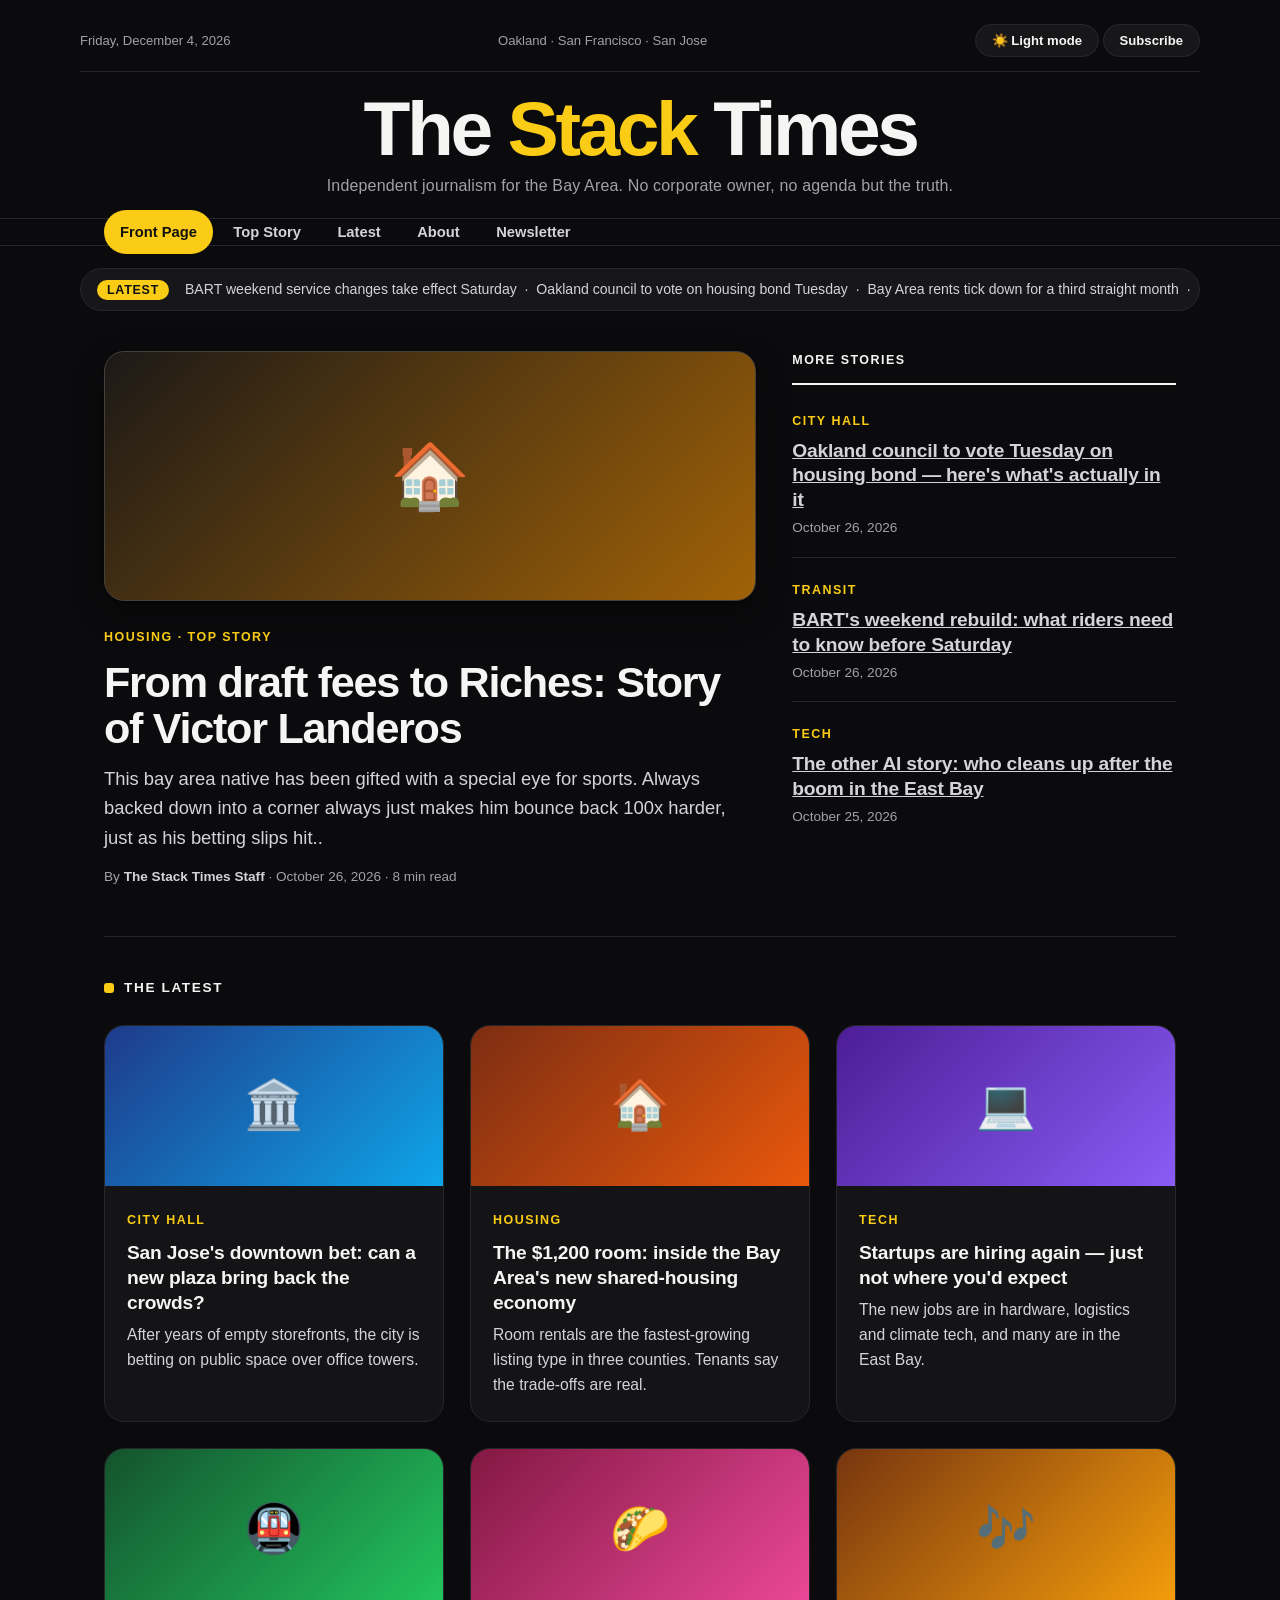
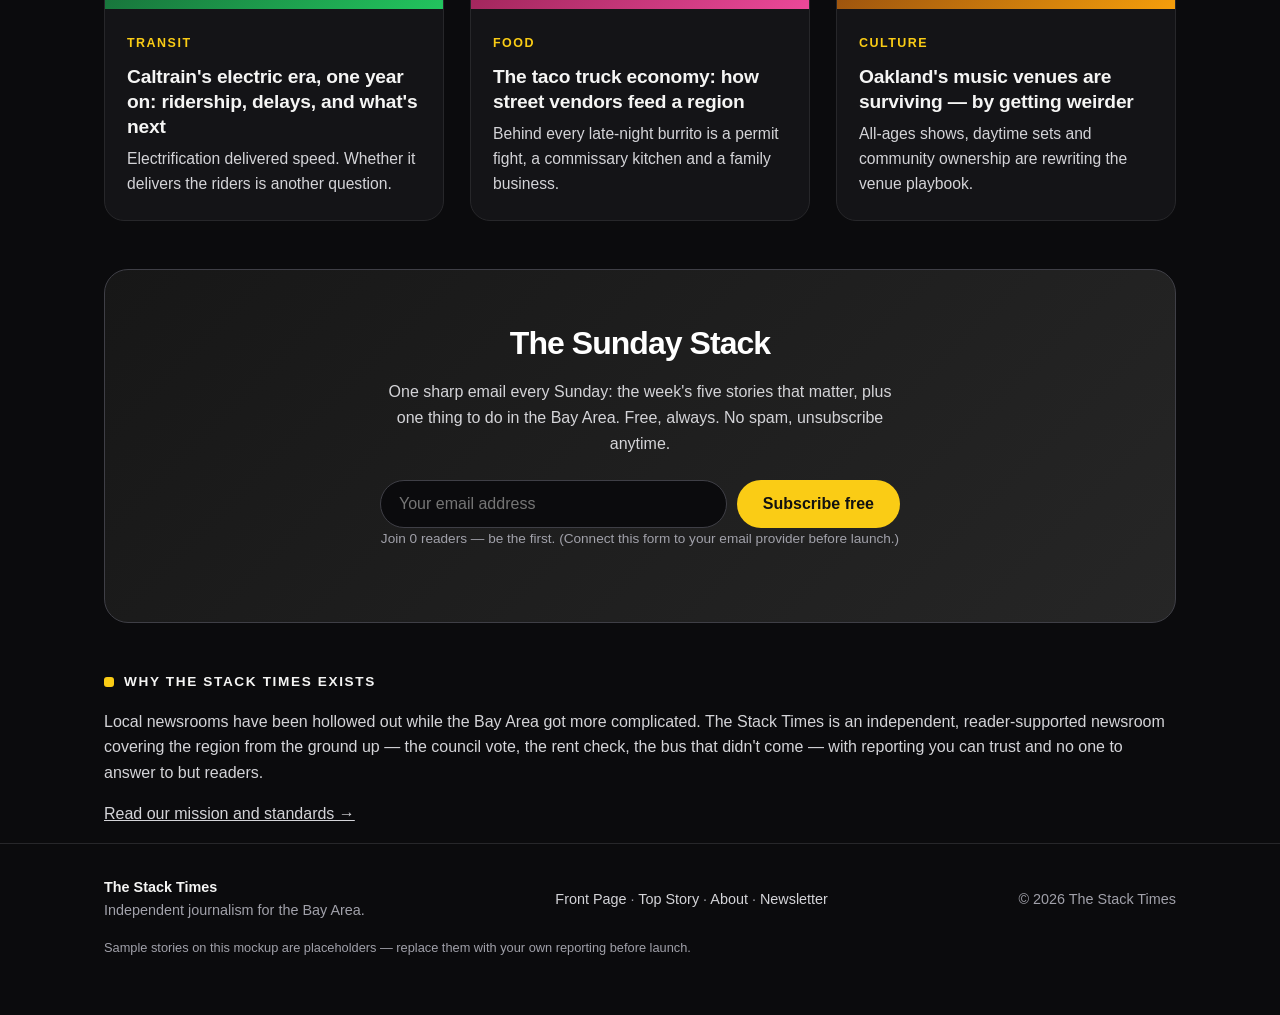
<file: index.html>
<!DOCTYPE html>
<html lang="en">
<head>
<meta charset="UTF-8">
<meta name="viewport" content="width=device-width, initial-scale=1.0">
<title>The Stack Times — Independent Journalism for the Bay Area</title>
<meta name="description" content="The Stack Times is independent journalism for the Bay Area — City Hall, housing, transit, tech and culture, reported from the ground up. No corporate owner, no agenda but the truth.">
<meta name="robots" content="index, follow">
<meta property="og:type" content="website">
<meta property="og:title" content="The Stack Times — Independent Journalism for the Bay Area">
<meta property="og:description" content="City Hall, housing, transit, tech and culture, reported from the ground up.">
<link rel="stylesheet" href="styles.css">
<script type="application/ld+json">
{
  "@context": "https://schema.org",
  "@type": "NewsMediaOrganization",
  "name": "The Stack Times",
  "description": "Independent journalism for the Bay Area.",
  "areaServed": "San Francisco Bay Area"
}
</script>
</head>
<body>
<header class="masthead wrap">
  <div class="masthead-top">
    <span id="today">Monday, October 26, 2026</span>
    <span>Oakland · San Francisco · San Jose</span>
    <span><button id="theme-toggle" type="button">🌙 Dark mode</button> <a class="btn-small" href="#newsletter">Subscribe</a></span>
  </div>
  <h1><a href="index.html">The <span class="red">Stack</span> Times</a></h1>
  <p class="tagline">Independent journalism for the Bay Area. No corporate owner, no agenda but the truth.</p>
</header>

<nav class="main-nav">
  <div class="wrap">
    <button class="nav-toggle" aria-label="Toggle navigation">☰ Sections</button>
    <div class="nav-links" id="nav-links">
      <a href="index.html" aria-current="page">Front Page</a>
      <a href="story.html">Top Story</a>
      <a href="index.html#latest">Latest</a>
      <a href="about.html">About</a>
      <a href="#newsletter">Newsletter</a>
    </div>
  </div>
</nav>

<div class="ticker wrap" aria-label="Latest headlines">
  <span class="ticker-label">LATEST</span>
  <span class="ticker-track">BART weekend service changes take effect Saturday &nbsp;·&nbsp; Oakland council to vote on housing bond Tuesday &nbsp;·&nbsp; Bay Area rents tick down for a third straight month &nbsp;·&nbsp; Warriors open homestand Friday at Chase Center &nbsp;·&nbsp; BART weekend service changes take effect Saturday &nbsp;·&nbsp; Oakland council to vote on housing bond Tuesday &nbsp;·&nbsp; Bay Area rents tick down for a third straight month &nbsp;·&nbsp; Warriors open homestand Friday at Chase Center</span>
</div>

<main class="wrap">
  <section class="hero">
    <article class="hero-featured">
      <div class="hero-art">🏠</div>
      <span class="kicker">Housing · Top Story</span>
      <h2><a href="story.html">From draft fees to Riches: Story of Victor Landeros</a></h2>
      <p class="dek">This bay area native has been gifted with a special eye for sports. Always backed down into a corner always just makes him bounce back 100x harder, just as his betting slips hit..</p>
      <p class="byline">By <b>The Stack Times Staff</b> · October 26, 2026 · 8 min read</p>
    </article>
    <aside class="hero-side">
      <article>
        <span class="kicker">City Hall</span>
        <h3><a href="story.html">Oakland council to vote Tuesday on housing bond — here's what's actually in it</a></h3>
        <p class="byline">October 26, 2026</p>
      </article>
      <article>
        <span class="kicker">Transit</span>
        <h3><a href="story.html">BART's weekend rebuild: what riders need to know before Saturday</a></h3>
        <p class="byline">October 26, 2026</p>
      </article>
      <article>
        <span class="kicker">Tech</span>
        <h3><a href="story.html">The other AI story: who cleans up after the boom in the East Bay</a></h3>
        <p class="byline">October 25, 2026</p>
      </article>
    </aside>
  </section>

  <hr class="rule">

  <section id="latest">
    <h2 class="section-title">The Latest</h2>
    <div class="grid">
      <article class="story-card">
        <div class="card-art art-city">🏛️</div>
        <div class="card-body">
          <span class="kicker">City Hall</span>
          <h3><a href="story.html">San Jose's downtown bet: can a new plaza bring back the crowds?</a></h3>
          <p>After years of empty storefronts, the city is betting on public space over office towers.</p>
        </div>
      </article>
      <article class="story-card">
        <div class="card-art art-house">🏠</div>
        <div class="card-body">
          <span class="kicker">Housing</span>
          <h3><a href="story.html">The $1,200 room: inside the Bay Area's new shared-housing economy</a></h3>
          <p>Room rentals are the fastest-growing listing type in three counties. Tenants say the trade-offs are real.</p>
        </div>
      </article>
      <article class="story-card">
        <div class="card-art art-tech">💻</div>
        <div class="card-body">
          <span class="kicker">Tech</span>
          <h3><a href="story.html">Startups are hiring again — just not where you'd expect</a></h3>
          <p>The new jobs are in hardware, logistics and climate tech, and many are in the East Bay.</p>
        </div>
      </article>
      <article class="story-card">
        <div class="card-art art-transit">🚇</div>
        <div class="card-body">
          <span class="kicker">Transit</span>
          <h3><a href="story.html">Caltrain's electric era, one year on: ridership, delays, and what's next</a></h3>
          <p>Electrification delivered speed. Whether it delivers the riders is another question.</p>
        </div>
      </article>
      <article class="story-card">
        <div class="card-art art-food">🌮</div>
        <div class="card-body">
          <span class="kicker">Food</span>
          <h3><a href="story.html">The taco truck economy: how street vendors feed a region</a></h3>
          <p>Behind every late-night burrito is a permit fight, a commissary kitchen and a family business.</p>
        </div>
      </article>
      <article class="story-card">
        <div class="card-art art-culture">🎶</div>
        <div class="card-body">
          <span class="kicker">Culture</span>
          <h3><a href="story.html">Oakland's music venues are surviving — by getting weirder</a></h3>
          <p>All-ages shows, daytime sets and community ownership are rewriting the venue playbook.</p>
        </div>
      </article>
    </div>
  </section>

  <section class="newsletter" id="newsletter">
    <h2>The Sunday Stack</h2>
    <p>One sharp email every Sunday: the week's five stories that matter, plus one thing to do in the Bay Area. Free, always. No spam, unsubscribe anytime.</p>
    <form class="newsletter-form">
      <input type="email" name="email" placeholder="Your email address" required aria-label="Email address">
      <button type="submit">Subscribe free</button>
    </form>
    <p class="small form-msg">Join 0 readers — be the first. (Connect this form to your email provider before launch.)</p>
  </section>

  <section>
    <h2 class="section-title">Why The Stack Times exists</h2>
    <p>Local newsrooms have been hollowed out while the Bay Area got more complicated. The Stack Times is an independent, reader-supported newsroom covering the region from the ground up — the council vote, the rent check, the bus that didn't come — with reporting you can trust and no one to answer to but readers.</p>
    <p><a href="about.html">Read our mission and standards →</a></p>
  </section>
</main>

<footer>
  <div class="wrap footer-grid">
    <div>
      <strong style="color: var(--ink);">The Stack Times</strong><br>
      Independent journalism for the Bay Area.
    </div>
    <div>
      <a href="index.html">Front Page</a> · <a href="story.html">Top Story</a> · <a href="about.html">About</a> · <a href="#newsletter">Newsletter</a>
    </div>
    <div>© 2026 The Stack Times</div>
  </div>
  <div class="wrap" style="margin-top: 16px;">
    <p class="sans" style="font-size: 0.8rem;">Sample stories on this mockup are placeholders — replace them with your own reporting before launch.</p>
  </div>
</footer>
<script src="script.js" defer></script>
</body>
</html>
</file>
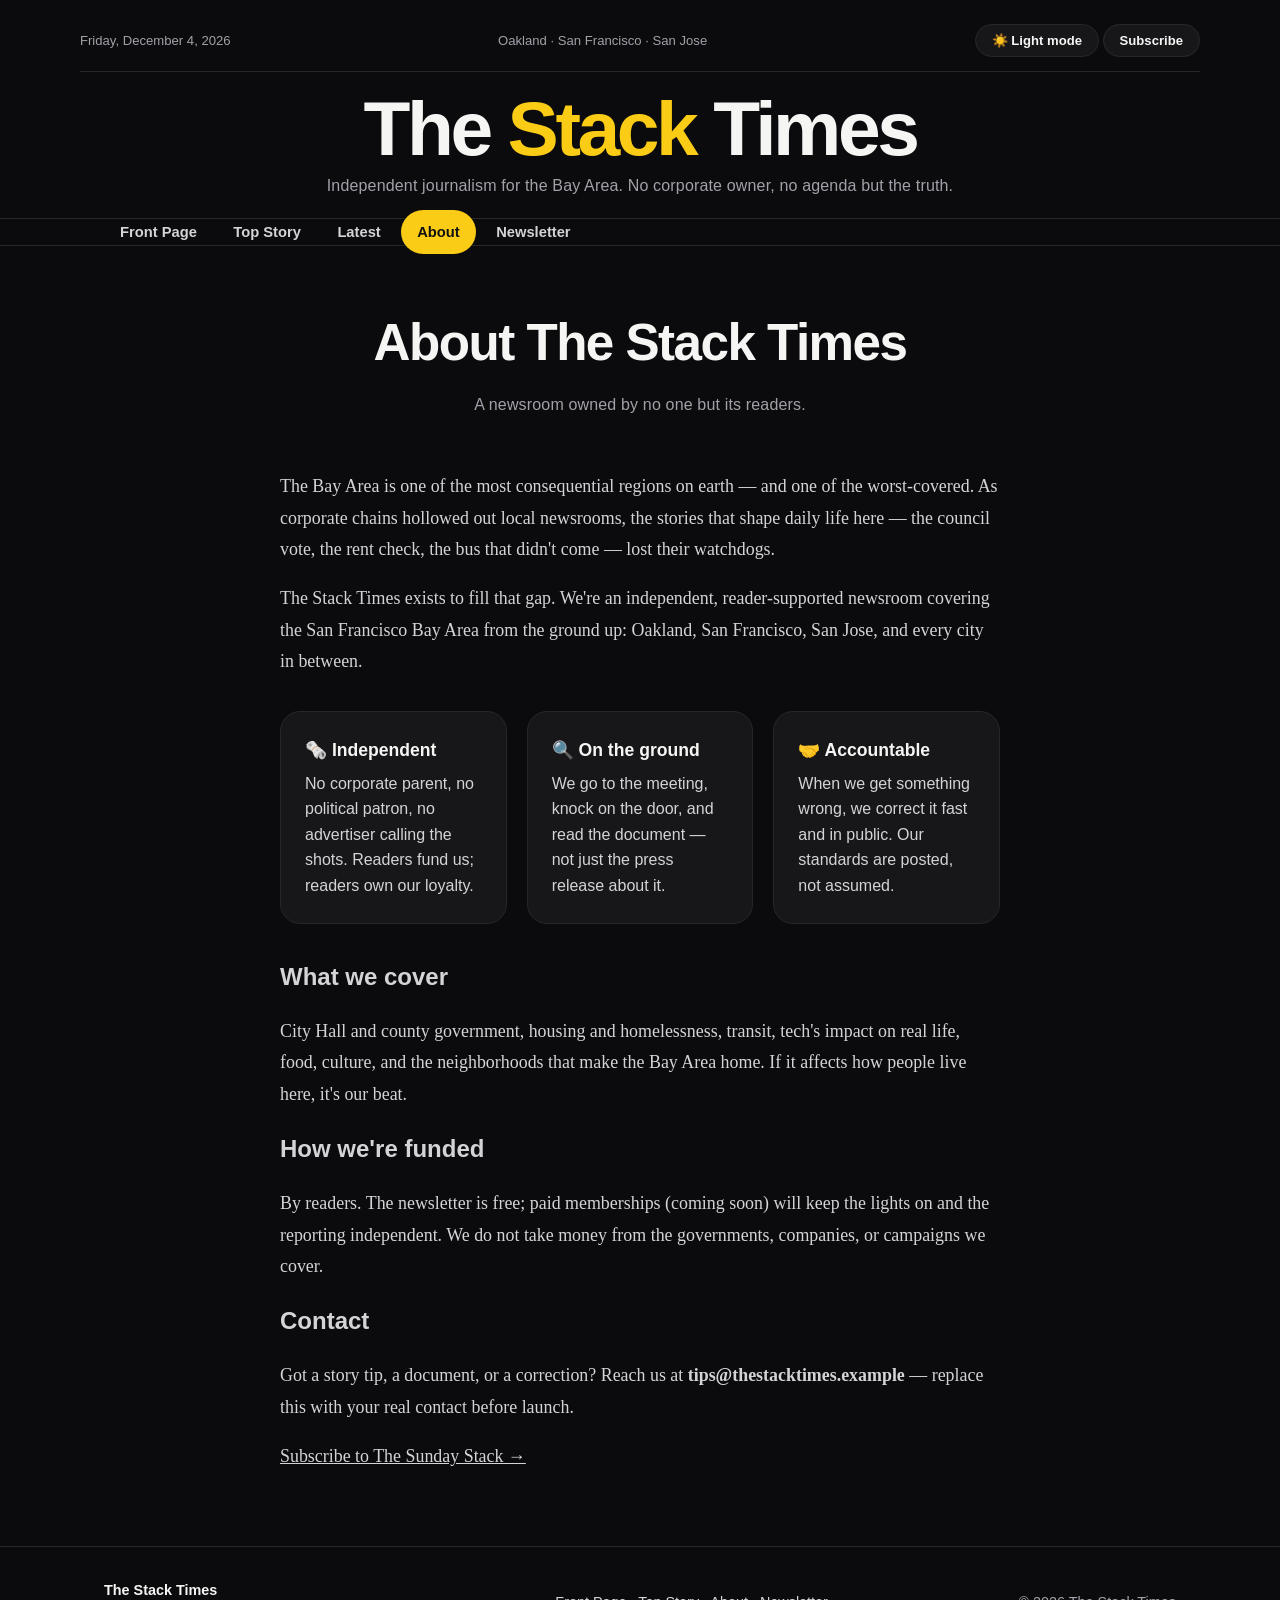
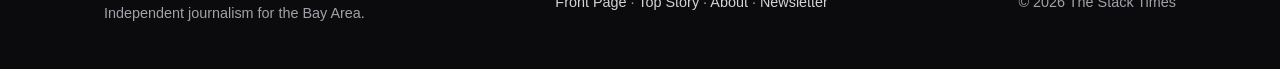
<file: about.html>
<!DOCTYPE html>
<html lang="en">
<head>
<meta charset="UTF-8">
<meta name="viewport" content="width=device-width, initial-scale=1.0">
<title>About — The Stack Times</title>
<meta name="description" content="The Stack Times is an independent, reader-supported newsroom covering the San Francisco Bay Area — its government, housing, transit, tech and culture.">
<meta name="robots" content="index, follow">
<link rel="stylesheet" href="styles.css">
</head>
<body>
<header class="masthead wrap">
  <div class="masthead-top">
    <span id="today">Monday, October 26, 2026</span>
    <span>Oakland · San Francisco · San Jose</span>
    <span><button id="theme-toggle" type="button">🌙 Dark mode</button> <a class="btn-small" href="index.html#newsletter">Subscribe</a></span>
  </div>
  <h1><a href="index.html">The <span class="red">Stack</span> Times</a></h1>
  <p class="tagline">Independent journalism for the Bay Area. No corporate owner, no agenda but the truth.</p>
</header>

<nav class="main-nav">
  <div class="wrap">
    <button class="nav-toggle" aria-label="Toggle navigation">☰ Sections</button>
    <div class="nav-links" id="nav-links">
      <a href="index.html">Front Page</a>
      <a href="story.html">Top Story</a>
      <a href="index.html#latest">Latest</a>
      <a href="about.html" aria-current="page">About</a>
      <a href="index.html#newsletter">Newsletter</a>
    </div>
  </div>
</nav>

<main class="wrap">
  <section class="about-hero">
    <h1>About The Stack Times</h1>
    <p class="tagline">A newsroom owned by no one but its readers.</p>
  </section>

  <div class="about-body">
    <p>The Bay Area is one of the most consequential regions on earth — and one of the worst-covered. As corporate chains hollowed out local newsrooms, the stories that shape daily life here — the council vote, the rent check, the bus that didn't come — lost their watchdogs.</p>
    <p>The Stack Times exists to fill that gap. We're an independent, reader-supported newsroom covering the San Francisco Bay Area from the ground up: Oakland, San Francisco, San Jose, and every city in between.</p>

    <div class="values">
      <div class="value">
        <h3>🗞️ Independent</h3>
        <p>No corporate parent, no political patron, no advertiser calling the shots. Readers fund us; readers own our loyalty.</p>
      </div>
      <div class="value">
        <h3>🔍 On the ground</h3>
        <p>We go to the meeting, knock on the door, and read the document — not just the press release about it.</p>
      </div>
      <div class="value">
        <h3>🤝 Accountable</h3>
        <p>When we get something wrong, we correct it fast and in public. Our standards are posted, not assumed.</p>
      </div>
    </div>

    <h2>What we cover</h2>
    <p>City Hall and county government, housing and homelessness, transit, tech's impact on real life, food, culture, and the neighborhoods that make the Bay Area home. If it affects how people live here, it's our beat.</p>

    <h2>How we're funded</h2>
    <p>By readers. The newsletter is free; paid memberships (coming soon) will keep the lights on and the reporting independent. We do not take money from the governments, companies, or campaigns we cover.</p>

    <h2>Contact</h2>
    <p>Got a story tip, a document, or a correction? Reach us at <strong>tips@thestacktimes.example</strong> — replace this with your real contact before launch.</p>

    <p><a href="index.html#newsletter">Subscribe to The Sunday Stack →</a></p>
  </div>
</main>

<footer>
  <div class="wrap footer-grid">
    <div>
      <strong style="color: var(--ink);">The Stack Times</strong><br>
      Independent journalism for the Bay Area.
    </div>
    <div>
      <a href="index.html">Front Page</a> · <a href="story.html">Top Story</a> · <a href="about.html">About</a> · <a href="index.html#newsletter">Newsletter</a>
    </div>
    <div>© 2026 The Stack Times</div>
  </div>
</footer>
<script src="script.js" defer></script>
</body>
</html>
</file>
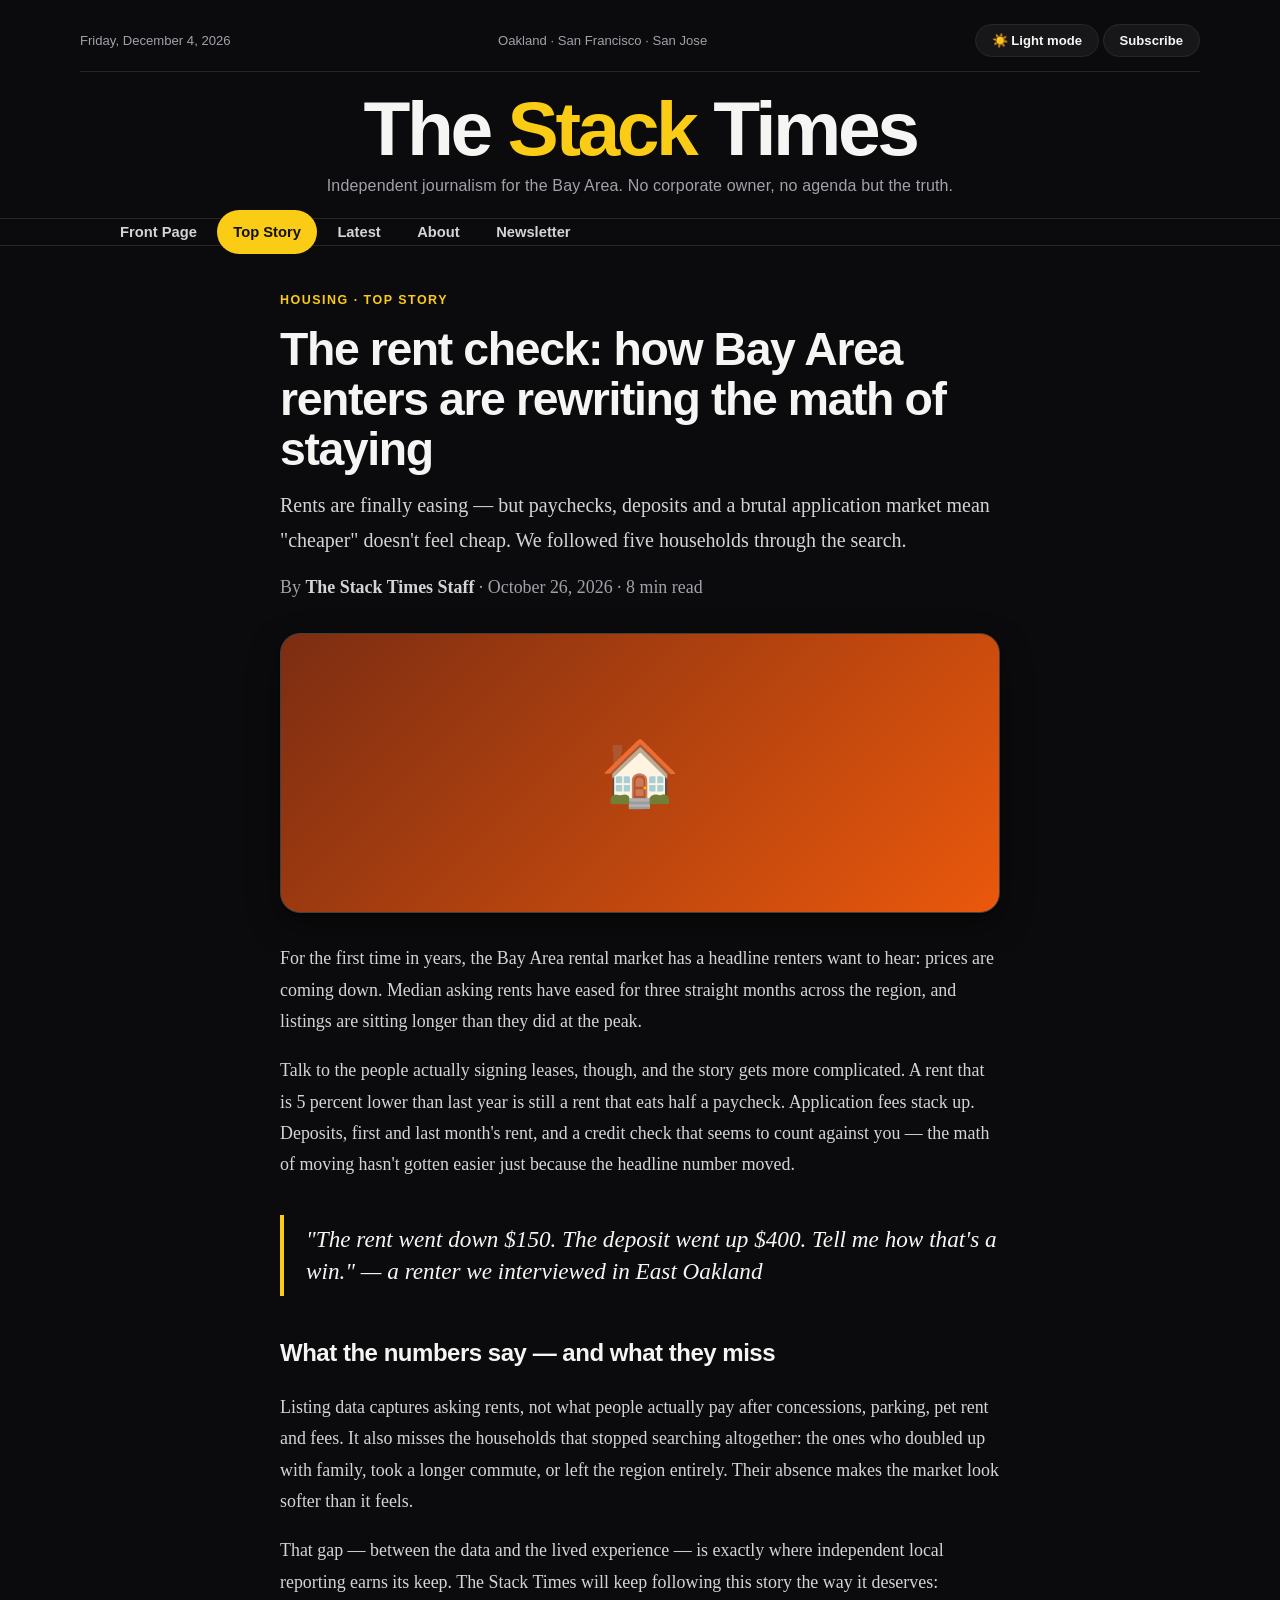
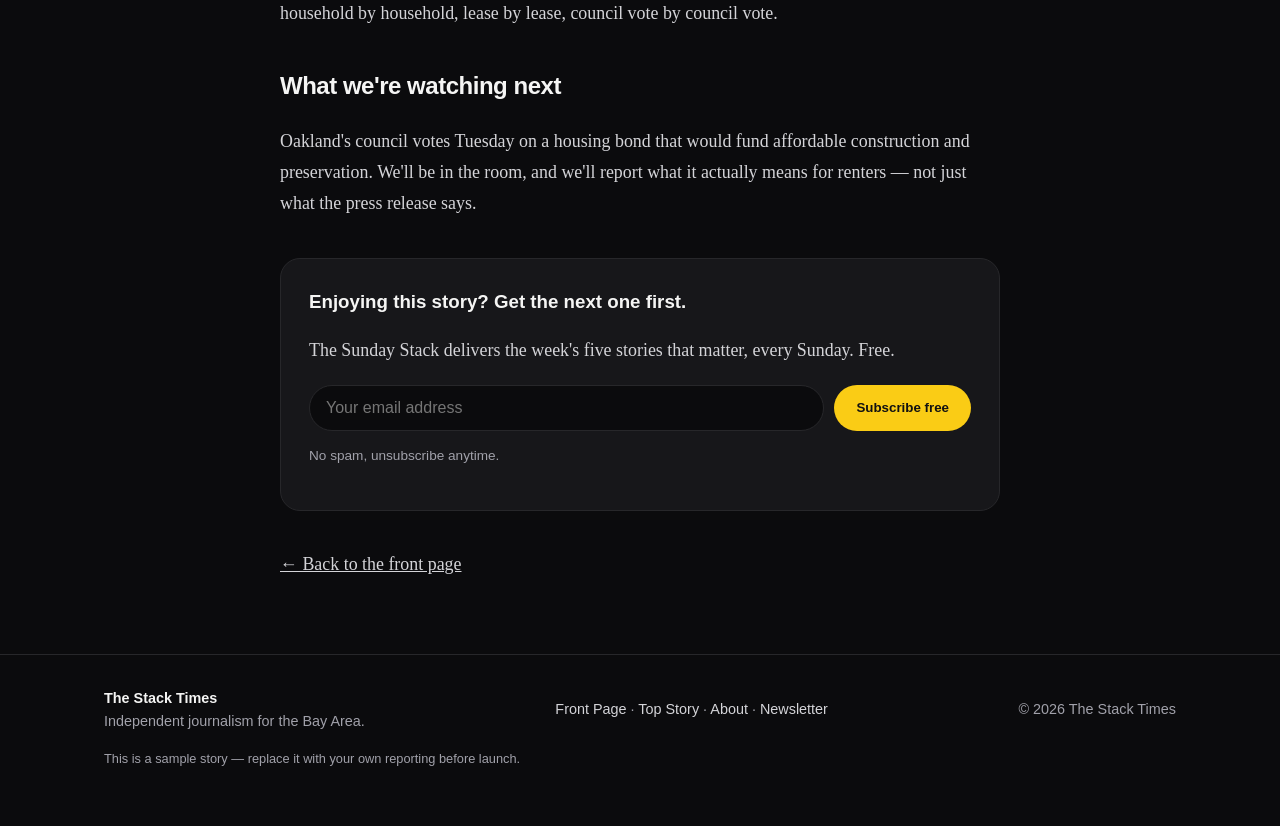
<file: story.html>
<!DOCTYPE html>
<html lang="en">
<head>
<meta charset="UTF-8">
<meta name="viewport" content="width=device-width, initial-scale=1.0">
<title>The rent check: how Bay Area renters are rewriting the math of staying — The Stack Times</title>
<meta name="description" content="Rents are finally easing — but paychecks, deposits and a brutal application market mean 'cheaper' doesn't feel cheap. We followed five households through the search.">
<meta name="robots" content="index, follow">
<link rel="stylesheet" href="styles.css">
<script type="application/ld+json">
{
  "@context": "https://schema.org",
  "@type": "NewsArticle",
  "headline": "The rent check: how Bay Area renters are rewriting the math of staying",
  "description": "Rents are finally easing — but paychecks, deposits and a brutal application market mean 'cheaper' doesn't feel cheap.",
  "author": { "@type": "Organization", "name": "The Stack Times" },
  "publisher": { "@type": "Organization", "name": "The Stack Times" },
  "datePublished": "2026-10-26"
}
</script>
</head>
<body>
<header class="masthead wrap">
  <div class="masthead-top">
    <span id="today">Monday, October 26, 2026</span>
    <span>Oakland · San Francisco · San Jose</span>
    <span><button id="theme-toggle" type="button">🌙 Dark mode</button> <a class="btn-small" href="index.html#newsletter">Subscribe</a></span>
  </div>
  <h1><a href="index.html">The <span class="red">Stack</span> Times</a></h1>
  <p class="tagline">Independent journalism for the Bay Area. No corporate owner, no agenda but the truth.</p>
</header>

<nav class="main-nav">
  <div class="wrap">
    <button class="nav-toggle" aria-label="Toggle navigation">☰ Sections</button>
    <div class="nav-links" id="nav-links">
      <a href="index.html">Front Page</a>
      <a href="story.html" aria-current="page">Top Story</a>
      <a href="index.html#latest">Latest</a>
      <a href="about.html">About</a>
      <a href="index.html#newsletter">Newsletter</a>
    </div>
  </div>
</nav>

<main class="wrap">
  <article class="article">
    <span class="kicker">Housing · Top Story</span>
    <h1>The rent check: how Bay Area renters are rewriting the math of staying</h1>
    <p class="dek">Rents are finally easing — but paychecks, deposits and a brutal application market mean "cheaper" doesn't feel cheap. We followed five households through the search.</p>
    <p class="byline">By <b>The Stack Times Staff</b> · October 26, 2026 · 8 min read</p>

    <figure>
      <div class="hero-art art-house">🏠</div>
    </figure>

    <p>For the first time in years, the Bay Area rental market has a headline renters want to hear: prices are coming down. Median asking rents have eased for three straight months across the region, and listings are sitting longer than they did at the peak.</p>
    <p>Talk to the people actually signing leases, though, and the story gets more complicated. A rent that is 5 percent lower than last year is still a rent that eats half a paycheck. Application fees stack up. Deposits, first and last month's rent, and a credit check that seems to count against you — the math of moving hasn't gotten easier just because the headline number moved.</p>

    <div class="pullquote">"The rent went down $150. The deposit went up $400. Tell me how that's a win." — a renter we interviewed in East Oakland</div>

    <h2>What the numbers say — and what they miss</h2>
    <p>Listing data captures asking rents, not what people actually pay after concessions, parking, pet rent and fees. It also misses the households that stopped searching altogether: the ones who doubled up with family, took a longer commute, or left the region entirely. Their absence makes the market look softer than it feels.</p>
    <p>That gap — between the data and the lived experience — is exactly where independent local reporting earns its keep. The Stack Times will keep following this story the way it deserves: household by household, lease by lease, council vote by council vote.</p>

    <h2>What we're watching next</h2>
    <p>Oakland's council votes Tuesday on a housing bond that would fund affordable construction and preservation. We'll be in the room, and we'll report what it actually means for renters — not just what the press release says.</p>

    <div class="subscribe-box">
      <h3>Enjoying this story? Get the next one first.</h3>
      <p>The Sunday Stack delivers the week's five stories that matter, every Sunday. Free.</p>
      <form class="newsletter-form">
        <input type="email" name="email" placeholder="Your email address" required aria-label="Email address">
        <button type="submit">Subscribe free</button>
      </form>
      <p class="small form-msg" style="color: var(--muted); font-family: -apple-system, 'Segoe UI', Roboto, Helvetica, Arial, sans-serif; font-size: 0.85rem;">No spam, unsubscribe anytime.</p>
    </div>

    <p><a href="index.html">← Back to the front page</a></p>
  </article>
</main>

<footer>
  <div class="wrap footer-grid">
    <div>
      <strong style="color: var(--ink);">The Stack Times</strong><br>
      Independent journalism for the Bay Area.
    </div>
    <div>
      <a href="index.html">Front Page</a> · <a href="story.html">Top Story</a> · <a href="about.html">About</a> · <a href="index.html#newsletter">Newsletter</a>
    </div>
    <div>© 2026 The Stack Times</div>
  </div>
  <div class="wrap" style="margin-top: 16px;">
    <p class="sans" style="font-size: 0.8rem;">This is a sample story — replace it with your own reporting before launch.</p>
  </div>
</footer>
<script src="script.js" defer></script>
</body>
</html>
</file>
<file: styles.css>
/* The Stack Times — Batman edition, polished. Dark by default, black + signal-yellow accent. */
:root {
  --paper: #0b0b0d;
  --soft: #17171a;
  --ink: #f5f5f4;
  --body: #d4d4d8;
  --muted: #a1a1aa;
  --line: #27272a;
  --card: #141417;
  --accent: #facc15;
  --accent-2: #eab308;
  --nav-bg: #0b0b0d;
  --radius: 20px;
  --shadow: 0 1px 2px rgba(0,0,0,0.4), 0 12px 32px rgba(0,0,0,0.4);
}
[data-theme="light"] {
  --paper: #ffffff;
  --soft: #f4f4f5;
  --ink: #09090b;
  --body: #3f3f46;
  --muted: #71717a;
  --line: #e4e4e7;
  --card: #ffffff;
  --accent: #ca8a04;
  --accent-2: #ea580c;
  --nav-bg: #ffffff;
  --shadow: 0 1px 2px rgba(0,0,0,0.05), 0 12px 32px rgba(0,0,0,0.06);
}
* { box-sizing: border-box; }
html { scroll-behavior: smooth; }
body { margin: 0; background: var(--paper); color: var(--body); font-family: -apple-system, "Segoe UI", Roboto, Helvetica, Arial, sans-serif; line-height: 1.6; -webkit-font-smoothing: antialiased; text-rendering: optimizeLegibility; }
.wrap { max-width: 1120px; margin: 0 auto; padding: 0 24px; }
.sans { font-family: -apple-system, "Segoe UI", Roboto, Helvetica, Arial, sans-serif; }
a { color: inherit; }
a:hover { color: var(--accent); }
::selection { background: var(--accent); color: #111; }
:focus-visible { outline: 2px solid var(--accent); outline-offset: 3px; border-radius: 4px; }

/* Masthead */
.masthead { text-align: center; padding: 24px 0 0; }
.masthead-top { display: flex; justify-content: space-between; align-items: center; font-size: 0.82rem; color: var(--muted); padding-bottom: 14px; border-bottom: 1px solid var(--line); flex-wrap: wrap; gap: 8px; }
.masthead-top button, .masthead-top a.btn-small { font-family: inherit; font-size: 0.82rem; font-weight: 600; cursor: pointer; background: var(--soft); border: 1px solid var(--line); color: var(--ink); border-radius: 999px; padding: 8px 16px; text-decoration: none; transition: background 0.15s ease, color 0.15s ease; }
.masthead-top button:hover, .masthead-top a.btn-small:hover { background: var(--accent); color: #111; border-color: var(--accent); }
.masthead h1 { font-size: clamp(2.8rem, 8vw, 4.8rem); margin: 18px 0 6px; letter-spacing: -0.045em; line-height: 1; color: var(--ink); font-weight: 900; }
.masthead h1 a { text-decoration: none; }
.masthead h1 a:hover { color: var(--ink); }
.tagline { color: var(--muted); margin: 0 0 20px; font-size: 1rem; letter-spacing: 0.01em; }
.masthead h1 .red { color: var(--accent); }

/* Nav — dark bar */
.main-nav { background: var(--nav-bg); border-top: 1px solid var(--line); border-bottom: 1px solid var(--line); position: sticky; top: 0; z-index: 10; }
.main-nav .wrap { display: flex; align-items: center; gap: 4px; }
.main-nav a { color: var(--body); text-decoration: none; padding: 14px 16px; font-size: 0.92rem; font-weight: 600; white-space: nowrap; border-radius: 999px; margin: 6px 0; transition: background 0.15s ease, color 0.15s ease; }
.main-nav a:hover { color: var(--ink); background: var(--soft); }
.main-nav a[aria-current="page"] { color: #111; background: var(--accent); }
.nav-toggle { display: none; margin-left: auto; background: none; border: 1px solid var(--line); color: var(--ink); border-radius: 999px; padding: 8px 14px; font-size: 0.9rem; font-weight: 600; cursor: pointer; }
@media (max-width: 720px) {
  .main-nav .wrap { flex-wrap: wrap; }
  .nav-toggle { display: block; }
  .nav-links { display: none; width: 100%; flex-direction: column; padding-bottom: 8px; }
  .nav-links.open { display: flex; }
  .nav-links a { margin: 2px 0; }
  .masthead-top { justify-content: center; text-align: center; }
}

/* Ticker */
.ticker { background: var(--soft); border: 1px solid var(--line); border-radius: 999px; overflow: hidden; white-space: nowrap; font-size: 0.88rem; padding: 9px 16px; margin-top: 22px; }
.ticker-label { background: var(--accent); color: #111; font-weight: 800; padding: 3px 10px; border-radius: 999px; margin-right: 12px; font-size: 0.78rem; letter-spacing: 0.06em; }
.ticker-track { display: inline-block; animation: tick 45s linear infinite; }
.ticker:hover .ticker-track { animation-play-state: paused; }
@keyframes tick { from { transform: translateX(0); } to { transform: translateX(-50%); } }

/* Hero */
.hero { display: grid; grid-template-columns: 1.7fr 1fr; gap: 36px; padding: 40px 0 8px; }
@media (max-width: 820px) { .hero { grid-template-columns: 1fr; } }
.hero-art { height: 250px; border-radius: var(--radius); display: flex; align-items: center; justify-content: center; font-size: 4rem; color: #fff; margin-bottom: 22px; background: linear-gradient(135deg, #1c1917, #a16207); border: 1px solid #44403c; box-shadow: var(--shadow); }
.hero-featured h2 { font-size: clamp(1.9rem, 4vw, 2.7rem); line-height: 1.08; margin: 10px 0 12px; letter-spacing: -0.03em; font-weight: 800; }
.hero-featured h2 a, .story-card h3 a, .story-list h3 a { text-decoration: none; color: var(--ink); }
.hero-featured h2 a:hover, .story-card h3 a:hover, .story-list h3 a:hover { color: var(--accent); }
.kicker { color: var(--accent); font-weight: 800; font-size: 0.78rem; letter-spacing: 0.12em; text-transform: uppercase; }
.dek { font-size: 1.15rem; color: var(--body); margin: 0 0 14px; }
.byline { font-size: 0.85rem; color: var(--muted); margin: 0; }
.byline b { color: var(--body); }
.hero-side { display: flex; flex-direction: column; }
.hero-side::before { content: "More stories"; font-size: 0.78rem; font-weight: 800; letter-spacing: 0.12em; text-transform: uppercase; color: var(--ink); padding-bottom: 12px; border-bottom: 2px solid var(--ink); margin-bottom: 4px; }
.hero-side article { padding: 18px 0; border-bottom: 1px solid var(--line); }
.hero-side article:last-child { border-bottom: none; }
.hero-side h3 { font-size: 1.2rem; line-height: 1.3; margin: 6px 0 4px; font-weight: 700; letter-spacing: -0.01em; }
.rule { border: none; border-top: 1px solid var(--line); margin: 40px 0; }

/* Cards */
.section-title { font-size: 0.85rem; font-weight: 800; letter-spacing: 0.12em; text-transform: uppercase; color: var(--ink); display: flex; align-items: center; gap: 10px; margin: 0; }
.section-title::before { content: ""; width: 10px; height: 10px; border-radius: 3px; background: var(--accent); display: inline-block; }
.grid { display: grid; grid-template-columns: repeat(3, 1fr); gap: 26px; margin: 26px 0 12px; }
@media (max-width: 820px) { .grid { grid-template-columns: 1fr 1fr; } }
@media (max-width: 520px) { .grid { grid-template-columns: 1fr; } }
.story-card { background: var(--card); border: 1px solid var(--line); border-radius: var(--radius); overflow: hidden; transition: transform 0.2s ease, box-shadow 0.2s ease, border-color 0.2s ease; }
.story-card:hover { transform: translateY(-4px); box-shadow: var(--shadow); border-color: #3f3f46; }
.card-art { height: 160px; display: flex; align-items: center; justify-content: center; font-size: 3rem; color: #fff; transition: transform 0.3s ease; }
.story-card:hover .card-art { transform: scale(1.04); }
.art-city { background: linear-gradient(135deg, #1e3a8a, #0ea5e9); }
.art-house { background: linear-gradient(135deg, #7c2d12, #ea580c); }
.art-tech { background: linear-gradient(135deg, #4c1d95, #8b5cf6); }
.art-transit { background: linear-gradient(135deg, #14532d, #22c55e); }
.art-food { background: linear-gradient(135deg, #831843, #ec4899); }
.art-culture { background: linear-gradient(135deg, #78350f, #f59e0b); }
.card-body { padding: 20px 22px 24px; }
.card-body h3 { font-size: 1.2rem; line-height: 1.3; margin: 10px 0 6px; font-weight: 700; letter-spacing: -0.01em; }
.card-body p { margin: 0; font-size: 0.98rem; }

/* Newsletter — dark panel, signal-yellow button */
.newsletter { background: linear-gradient(135deg, #171717, #262626); border: 1px solid #3f3f46; color: #fff; border-radius: 24px; padding: 48px 40px; margin: 48px 0; text-align: center; }
.newsletter h2 { margin: 0 0 10px; font-size: 2rem; letter-spacing: -0.03em; font-weight: 800; color: #fff; }
.newsletter p { color: #d4d4d8; max-width: 520px; margin: 0 auto 24px; }
.newsletter form { display: flex; gap: 10px; max-width: 520px; margin: 0 auto; flex-wrap: wrap; justify-content: center; }
.newsletter input { flex: 1; min-width: 220px; padding: 14px 18px; border: 1px solid #3f3f46; background: #0b0b0d; color: #f5f5f4; border-radius: 999px; font-size: 1rem; }
.newsletter button { background: var(--accent); color: #111; border: none; padding: 14px 26px; border-radius: 999px; font-size: 1rem; font-weight: 800; cursor: pointer; transition: filter 0.15s ease; }
.newsletter button:hover { filter: brightness(1.1); }
.newsletter .small { color: #a1a1aa; font-size: 0.85rem; }

/* Article page */
.article { max-width: 720px; margin: 0 auto; padding: 40px 0 56px; }
.article h1 { font-size: clamp(2rem, 4.5vw, 2.9rem); line-height: 1.08; letter-spacing: -0.03em; color: var(--ink); margin: 12px 0 14px; font-weight: 800; }
.article .dek { font-size: 1.25rem; margin: 0 0 14px; }
.article figure { margin: 30px 0; }
.article .hero-art { height: 280px; border-radius: var(--radius); display: flex; align-items: center; justify-content: center; font-size: 4rem; color: #fff; }
.article p { font-size: 1.12rem; font-family: Georgia, "Times New Roman", serif; line-height: 1.75; }
.pullquote { border-left: 4px solid var(--accent); padding: 8px 0 8px 22px; font-size: 1.45rem; font-style: italic; color: var(--ink); margin: 34px 0; line-height: 1.4; font-family: Georgia, "Times New Roman", serif; }
.article h2 { color: var(--ink); font-size: 1.5rem; margin-top: 38px; letter-spacing: -0.02em; }
.subscribe-box { background: var(--soft); border: 1px solid var(--line); border-radius: var(--radius); padding: 28px; margin: 38px 0; }
.subscribe-box h3 { margin-top: 0; color: var(--ink); }
.subscribe-box form { display: flex; gap: 10px; flex-wrap: wrap; }
.subscribe-box input { flex: 1; min-width: 200px; padding: 13px 16px; border: 1px solid var(--line); border-radius: 999px; font-size: 1rem; background: var(--paper); color: var(--ink); }
.subscribe-box button { background: var(--accent); color: #111; border: none; padding: 13px 22px; border-radius: 999px; font-weight: 800; cursor: pointer; }

/* About */
.about-hero { text-align: center; padding: 56px 0 16px; }
.about-hero h1 { font-size: clamp(2.1rem, 5vw, 3.2rem); color: var(--ink); letter-spacing: -0.03em; font-weight: 800; margin: 0 0 8px; }
.about-body { max-width: 720px; margin: 0 auto; padding-bottom: 56px; }
.about-body p { font-size: 1.12rem; font-family: Georgia, "Times New Roman", serif; line-height: 1.75; }
.values { display: grid; grid-template-columns: repeat(3, 1fr); gap: 20px; margin: 34px 0; }
@media (max-width: 640px) { .values { grid-template-columns: 1fr; } }
.value { background: var(--soft); border: 1px solid var(--line); border-radius: var(--radius); padding: 24px; }
.value h3 { margin: 0 0 6px; color: var(--ink); font-size: 1.1rem; }
.value p { font-size: 1rem; margin: 0; font-family: -apple-system, "Segoe UI", Roboto, Helvetica, Arial, sans-serif; line-height: 1.6; }

/* Footer */
footer { border-top: 1px solid var(--line); padding: 32px 0 44px; color: var(--muted); font-size: 0.9rem; }
footer a { color: var(--body); text-decoration: none; }
footer a:hover { color: var(--accent); }
.footer-grid { display: flex; justify-content: space-between; align-items: center; gap: 24px; flex-wrap: wrap; }

/* Small screens */
@media (max-width: 720px) {
  .hero-art, .article .hero-art { height: 190px; }
  .newsletter { padding: 34px 22px; }
  .grid { gap: 18px; }
}
</file>
